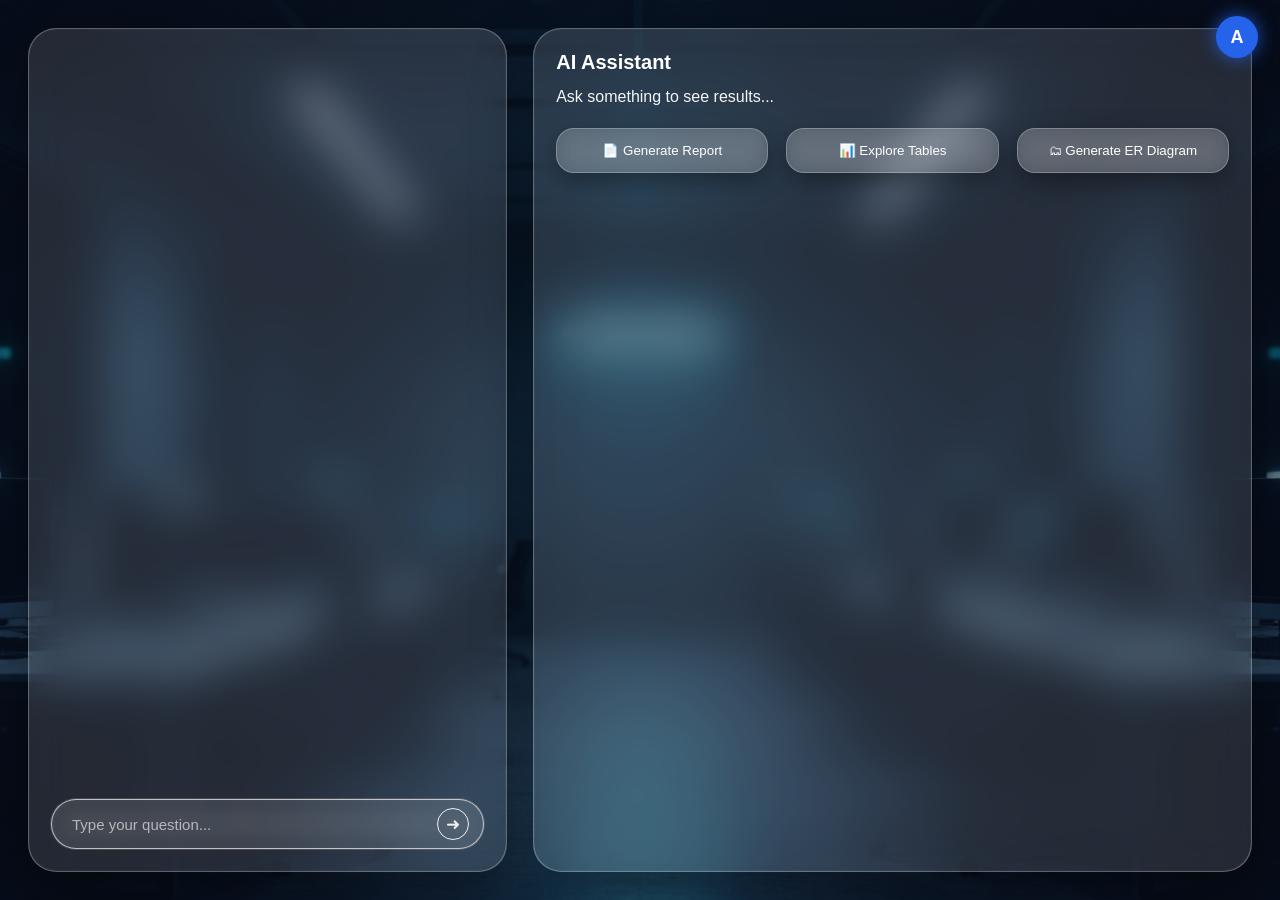
<file: templates/index.html>
<!DOCTYPE html>
<html lang="en">

<head>
  <meta charset="UTF-8">
  <title>AI Data Assistant</title>
  <link rel="stylesheet" href="/static/style.css">
</head>

<body>

  <!-- USER MENU -->
  <div class="user-menu">
    <div class="avatar" id="avatarLetter" onclick="toggleMenu()">A</div>
    <div class="menu-popup" id="menuPopup">
      <div onclick="openProfile()">👤 Profile</div>
      <div onclick="logout()">🚪 Logout</div>
    </div>
  </div>

  <div class="app">

    <!-- LEFT CHAT -->
    <div class="chat-panel">

      <div id="chatPanel"></div>

      <div class="chat-input-inside exact-input">
  <input id="userInput" placeholder="Type your question..." autocomplete="off">
  <button onclick="sendMessage()" class="send-btn-outline">➜</button>
</div>

    </div>

    <!-- RIGHT RESULT -->
    <div class="result-panel">

      <h3>AI Assistant</h3>

      <div id="resultContent">
        Ask something to see results...
      </div>

      <div class="action-buttons">
        <button onclick="saveReport()">📄 Generate Report</button>
        <button onclick="exploreTables()">📊 Explore Tables</button>
        <button onclick="generateER()">🗂 Generate ER Diagram</button>
      </div>

    </div>

  </div>

  <script src="/static/script.js"></script>

  <script>
    const userName = "Admin";
    document.getElementById("avatarLetter").innerText = userName[0];

    function toggleMenu() {
      const m = document.getElementById("menuPopup");
      m.style.display = m.style.display === "block" ? "none" : "block";
    }
    function openProfile() { alert("Profile coming soon"); }
    function logout() { window.location.href = "/login"; }
    function exploreTables() { alert("Coming soon"); }
    function generateER() { alert("Coming soon"); }
  </script>

</body>

</html>
</file>
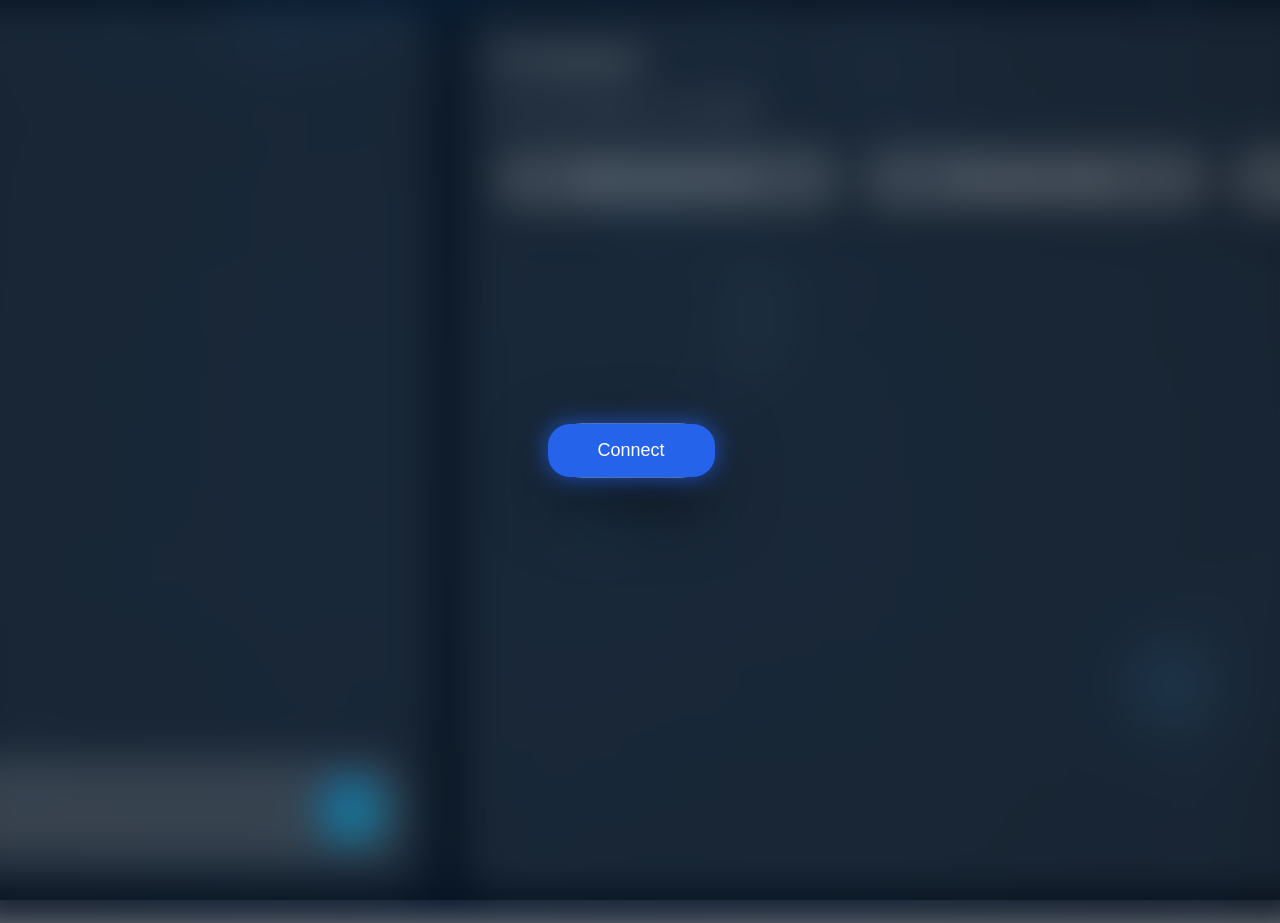
<file: templates/connect.html>
<!DOCTYPE html>
<html lang="en">

<head>
  <meta charset="UTF-8">
  <title>Connect</title>
  <link rel="stylesheet" href="/static/connect.css">
</head>

<body>

  <div class="connect-wrapper">

    <div class="glass-card">

      <button class="connect-btn" onclick="goToApp()">
        Connect
      </button>

    </div>

  </div>

  <script>
    function goToApp() {
      window.location.href = "/dbconnect";
    }
  </script>

</body>

</html>
</file>
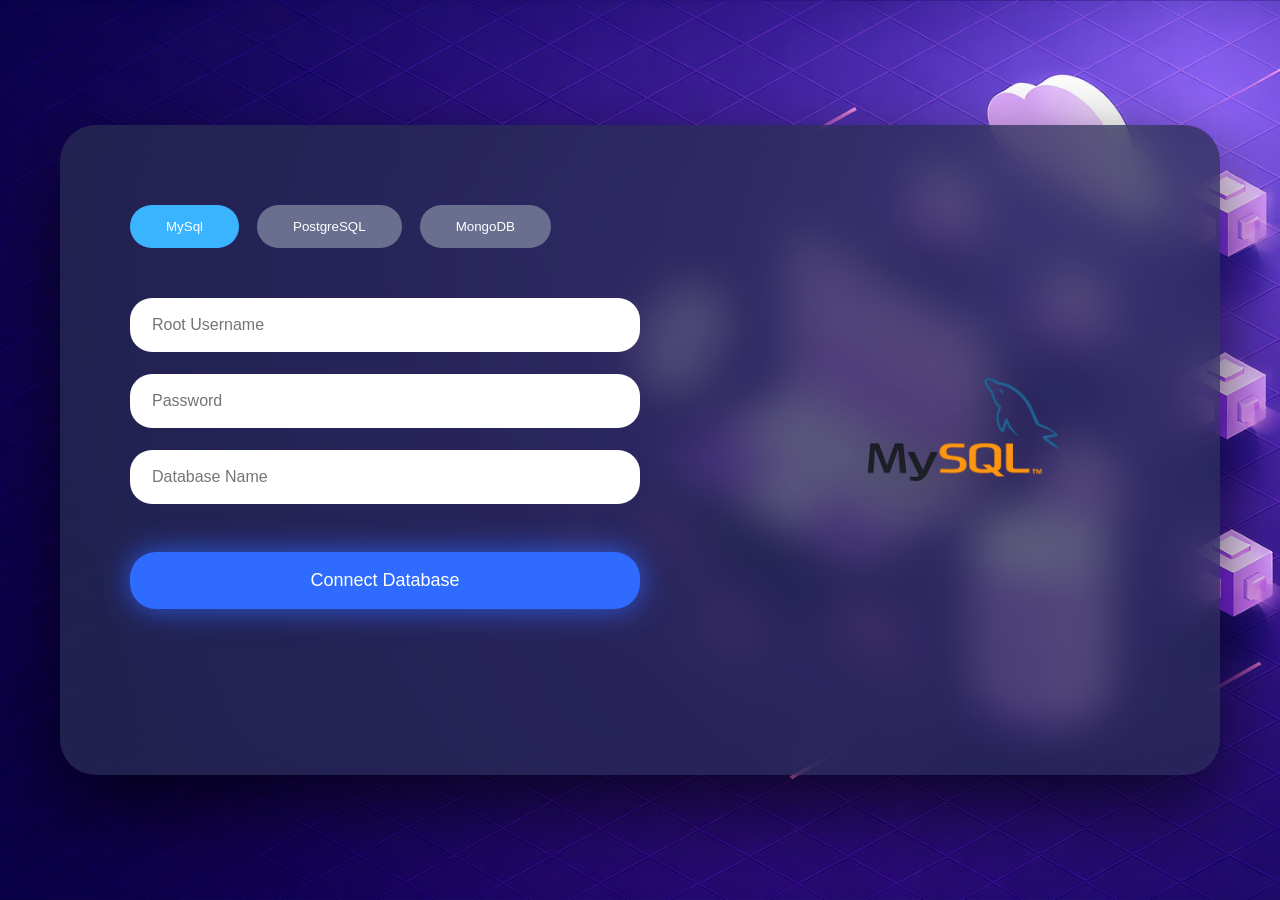
<file: templates/dbconnect.html>
<!DOCTYPE html>
<html lang="en">

<head>
  <meta charset="UTF-8">
  <title>Connect Database</title>
  <link rel="stylesheet" href="/static/dbconnect.css">
</head>

<body>

  <div class="db-wrapper">

    <div class="db-card">

      <!-- LEFT SIDE -->
      <div class="left-panel">

        <div class="db-tabs">
          <button class="active" onclick="selectDB('snowflake', this)">MySql</button>
          <button onclick="selectDB('postgres', this)">PostgreSQL</button>
          <button onclick="selectDB('mongodb', this)">MongoDB</button>
        </div>

        <input type="text" placeholder="Root Username">
        <input type="password" placeholder="Password">
        <input type="text" placeholder="Database Name">

        <button class="connect-btn" onclick="goToDashboard()">
          Connect Database
        </button>

      </div>

      <!-- RIGHT SIDE -->
      <div class="right-panel">
        <img id="dbImage" src="/static/assets/newsql.png" alt="Database illustration">
      </div>

    </div>

  </div>

  <script>
    function selectDB(type, el) {

      // remove active from all
      document.querySelectorAll(".db-tabs button")
        .forEach(btn => btn.classList.remove("active"));

      // add active to clicked
      el.classList.add("active");

      const img = document.getElementById("dbImage");

      if (type === "snowflake") {
        img.src = "/static/assets/newsql.png";
      }
      else if (type === "postgres") {
        img.src = "/static/assets/psqlnew.png";
      }
      else {
        img.src = "/static/assets/newmango.png";
      }
    }
  </script>

  <script>
    function goToDashboard() {
      window.location.href = "/app";
    }
  </script>

</body>

</html>
</file>
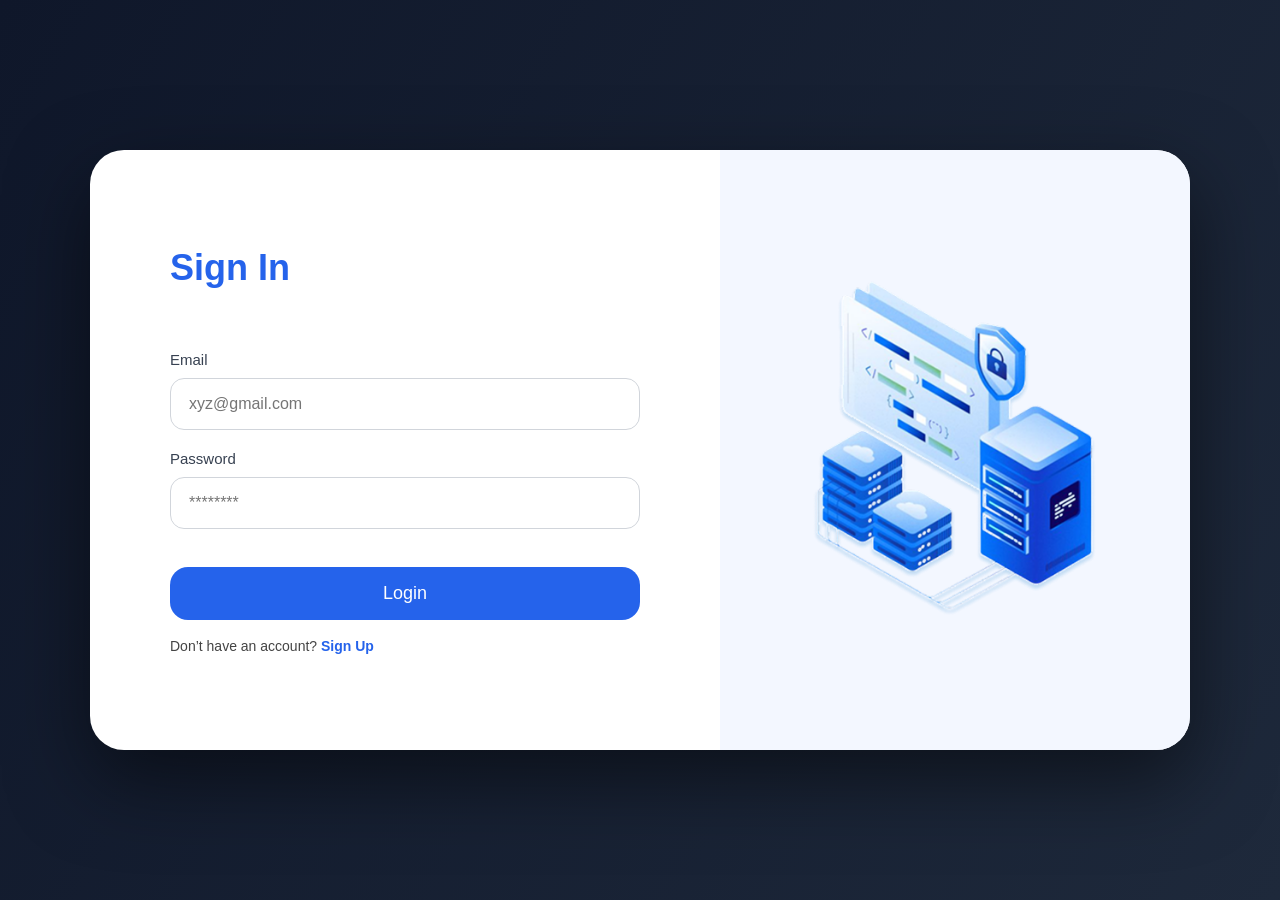
<file: templates/login.html>
<!DOCTYPE html>
<html lang="en">

<head>
  <meta charset="UTF-8">
  <title>Login</title>
  <link rel="stylesheet" href="/static/login.css">
</head>

<body>

  <div class="login-wrapper">
    <div class="login-card">

      <div class="form-side">
        <h2>Sign In</h2>

        <label>Email</label>
        <input type="email" id="email" placeholder="xyz@gmail.com" required>

        <label>Password</label>
        <input type="password" id="password" placeholder="********" required>

        <button onclick="goToApp()">Login</button>

        <p style="margin-top:18px;font-size:14px;color:#444;">
          Don’t have an account?
          <a href="/signup" style="color:#2563eb;text-decoration:none;font-weight:600;">
            Sign Up
          </a>
        </p>
      </div>

      <div class="image-side">
        <img src="/static/assets/login image.png" alt="Login illustration">
      </div>

    </div>
  </div>

  <script>
    async function goToApp() {

      const email = document.getElementById("email").value.trim();
      const password = document.getElementById("password").value;

      /* ✅ EMAIL VALIDATION */
      if (!email.endsWith("@gmail.com")) {
        alert("Email must contain @gmail.com");
        return;
      }

      /* ✅ PASSWORD VALIDATION */
      if (password.length < 8) {
        alert("Password must be at least 8 characters long");
        return;
      }

      try {
        const res = await fetch("http://localhost:8000/login", {
          method: "POST",
          headers: { "Content-Type": "application/json" },
          body: JSON.stringify({ email, password })
        });

        const data = await res.json();

        if (data.status === "success") {
          window.location.href = "/connect";
        } else {
          alert("Invalid login details!");
        }

      } catch (err) {
        alert("Server not responding!");
      }
    }
  </script>

</body>

</html>
</file>
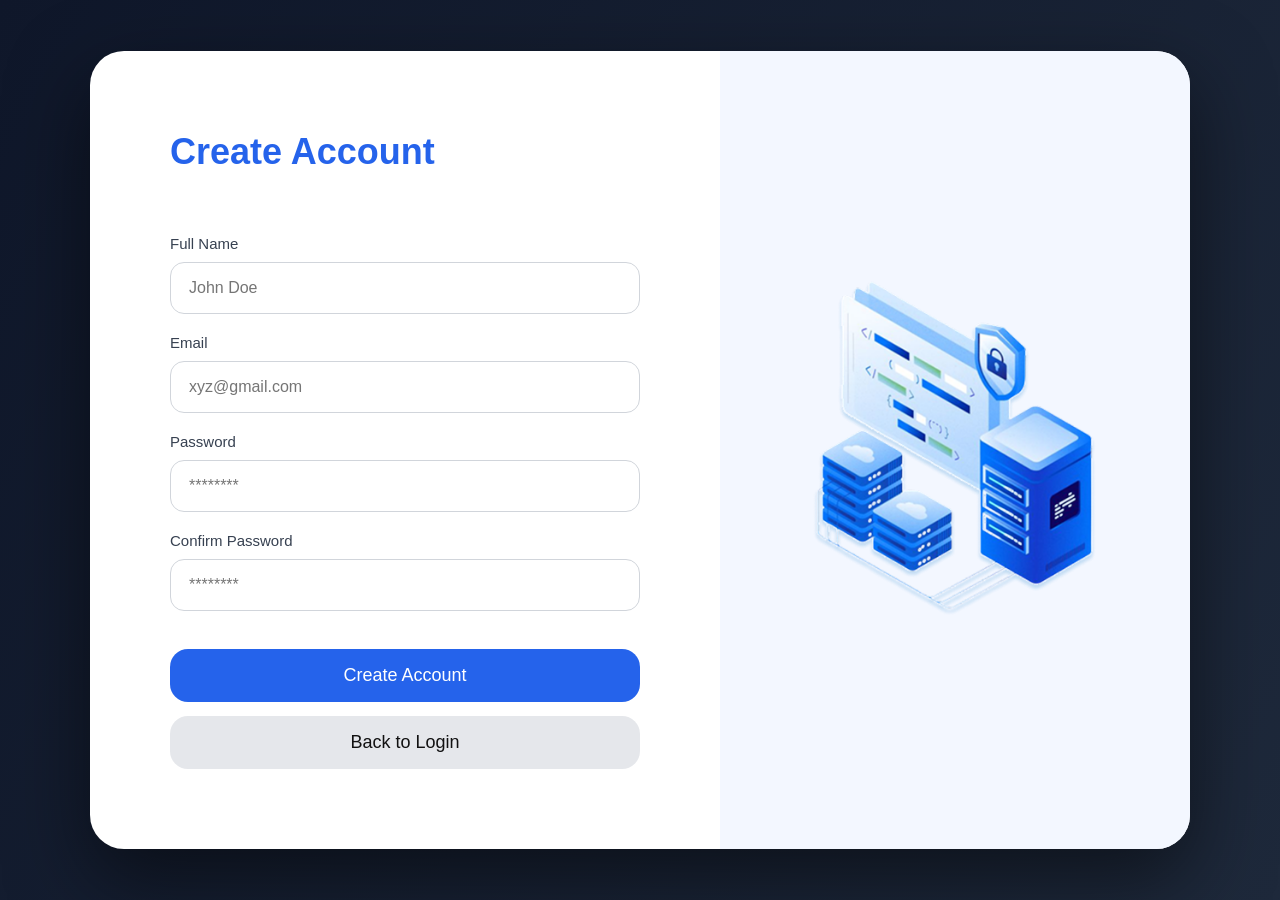
<file: templates/signup.html>
<!DOCTYPE html>
<html lang="en">

<head>
  <meta charset="UTF-8">
  <title>Sign Up</title>
  <link rel="stylesheet" href="/static/login.css">
</head>

<body>

  <div class="login-wrapper">
    <div class="login-card">

      <div class="form-side">
        <h2>Create Account</h2>

        <label>Full Name</label>
        <input type="text" id="name" placeholder="John Doe" required>

        <label>Email</label>
        <input type="email" id="email" placeholder="xyz@gmail.com" required>

        <label>Password</label>
        <input type="password" id="password" placeholder="********" required>

        <label>Confirm Password</label>
        <input type="password" id="confirmPassword" placeholder="********" required>

        <button onclick="createAccount()">Create Account</button>

        <button onclick="goToLogin()" style="background:#e5e7eb;color:#111;margin-top:14px;">
          Back to Login
        </button>

      </div>

      <div class="image-side">
        <img src="/static/assets/login image.png" alt="Signup illustration">
      </div>

    </div>
  </div>

  <script>
    function goToLogin() {
      window.location.href = "/login";
    }

    async function createAccount() {

      const name = document.getElementById("name").value.trim();
      const email = document.getElementById("email").value.trim();
      const password = document.getElementById("password").value;
      const confirmPassword = document.getElementById("confirmPassword").value;

      /* ✅ EMAIL VALIDATION */
      if (!email.endsWith("@gmail.com")) {
        alert("Email must contain @gmail.com");
        return;
      }

      /* ✅ PASSWORD LENGTH */
      if (password.length < 8) {
        alert("Password must be at least 8 characters long");
        return;
      }

      /* ✅ PASSWORD MATCH */
      if (password !== confirmPassword) {
        alert("Passwords do not match!");
        return;
      }

      try {
        const res = await fetch("http://localhost:8000/signup", {
          method: "POST",
          headers: { "Content-Type": "application/json" },
          body: JSON.stringify({ name, email, password })
        });

        const data = await res.json();

        if (data.status === "account created") {
          window.location.href = "/connect";
        } else {
          alert("Signup failed!");
        }

      } catch (err) {
        alert("Server not responding!");
      }
    }
  </script>

</body>

</html>
</file>
<file: static/style.css>
/* ================= GLOBAL ================= */
*{
  box-sizing:border-box;
  margin:0;
  padding:0;
  font-family:'Segoe UI',sans-serif;
}

body{
  height:100vh;
  color:white;
  overflow:hidden;
  background:
    linear-gradient(rgba(10,20,40,.55), rgba(10,20,40,.55)),
    url("/static/assets/index2bg.png") center/cover no-repeat;
}

/* ================= LAYOUT ================= */
.app{
  height:100vh;
  width:100vw;
  display:grid;
  grid-template-columns: 1fr 1.5fr;   /* 40% | 60% */
  gap:26px;
  padding:28px;
}

/* ================= GLASS PANELS ================= */
.chat-panel,
.result-panel{
  backdrop-filter: blur(22px);
  background: rgba(255,255,255,0.12);
  border-radius:28px;
  border:1px solid rgba(255,255,255,0.25);
  box-shadow:
    0 20px 60px rgba(0,0,0,.45),
    inset 0 0 1px rgba(255,255,255,.4);
  padding:22px;
  display:flex;
  flex-direction:column;
}

/* ================= CHAT ================= */
#chatPanel{
  flex:1;
  overflow-y:auto;
  padding-right:6px;
}

.user-msg{
  background:linear-gradient(135deg,#f4f4f4,#f0f3f2);
  padding:14px 16px;
  border-radius:22px;
  margin:14px 0;
  max-width:75%;
  box-shadow:0 0 14px rgba(0,255,255,.45);

  /* 🔥 HARD OVERFLOW FIX */
  word-break: break-word;
  overflow-wrap: anywhere;
  white-space: pre-wrap;

  animation:pop .2s ease;
  color: #000;
}

/* ================= RESULT ================= */
.result-panel h3{
  font-size:20px;
  margin-bottom:10px;
}

#resultContent{
  opacity:.95;
  line-height:1.6;
}

/* ================= ACTION BUTTONS ================= */
.action-buttons{
  display:grid;
  grid-template-columns:repeat(3,1fr);
  gap:18px;
  margin-top:18px;
}

.action-buttons button{
  padding:14px;
  border-radius:18px;
  background:rgba(255,255,255,.18);
  backdrop-filter:blur(10px);
  color:white;
  border:1px solid rgba(255,255,255,.25);
  cursor:pointer;
  box-shadow:0 8px 25px rgba(0,0,0,.35);
}

.action-buttons button:hover{
  transform:translateY(-2px);
  box-shadow:0 0 22px rgba(0,180,255,.9);
}

/* ================= EXACT GLASS INPUT (REFERENCE MATCH) ================= */

.chat-input-inside{
  margin-top:16px;
  display:flex;
  align-items:center;
  gap:12px;

  padding:8px 14px;
  border-radius:40px;

  background:rgba(255,255,255,0.04);
  backdrop-filter: blur(12px);

  border:1.5px solid rgba(240, 235, 235, 0.75);

  box-shadow:
    0 0 0 1px rgba(255,255,255,.15),
    inset 0 0 8px rgba(255,255,255,.08);
}

.chat-input-inside input{
  flex:1;
  background:transparent;
  border:none;
  outline:none;
  color:rgb(244, 239, 239);
  font-size:15px;
  padding:6px;
}

.chat-input-inside input::placeholder{
  color:rgba(244, 242, 242, 0.65);
}

/* send arrow */
.send-btn-outline{
  width:32px;
  height:32px;
  border-radius:50%;
  border:1.5px solid rgba(255,255,255,0.9);
  background:transparent;
  color:rgb(244, 237, 237);
  font-size:17px;
  cursor:pointer;

  display:flex;
  align-items:center;
  justify-content:center;
  transition:.2s ease;
}

.send-btn-outline:hover{
  background:rgba(255,255,255,.12);
  transform:scale(1.05);
}

/* ================= USER MENU ================= */
.user-menu{
  position:absolute;
  top:16px;
  right:22px;
  z-index:20;
}

.avatar{
  width:42px;
  height:42px;
  border-radius:50%;
  background:#2563eb;
  color:white;
  display:flex;
  align-items:center;
  justify-content:center;
  font-size:18px;
  font-weight:600;
  cursor:pointer;
  box-shadow:0 0 18px rgba(37,99,235,.8);
}

/* ================= POPUP ================= */
.menu-popup{
  position:absolute;
  top:52px;
  right:0;
  width:170px;
  background:rgba(255,255,255,0.92);
  backdrop-filter:blur(14px);
  border-radius:16px;
  padding:8px;
  display:none;
  box-shadow:0 15px 40px rgba(0,0,0,.45);
}

.menu-popup div{
  padding:12px;
  border-radius:12px;
  color:#111;
  cursor:pointer;
  display:flex;
  gap:10px;
}

.menu-popup div:hover{
  background:rgba(0,120,255,.12);
}

/* ================= SCROLL ================= */
.chat-panel::-webkit-scrollbar{
  width:6px;
}

.chat-panel::-webkit-scrollbar-thumb{
  background:rgba(255,255,255,.3);
  border-radius:10px;
}
</file>
<file: static/connect.css>
*{
  box-sizing:border-box;
  margin:0;
  padding:0;
  font-family:'Segoe UI',sans-serif;
}

body{
  height:100vh;
  background:
    linear-gradient(rgba(10,20,30,.5),rgba(10,20,30,.5)),
    url("/static/assets/connectbg.png") center/cover no-repeat;
  display:flex;
  justify-content:center;
  align-items:center;
}
body{
  height:100vh;
  display:flex;
  justify-content:center;
  align-items:center;
  position:relative;
  overflow:hidden;
}

/* BACKGROUND IMAGE LAYER */
body::before{
  content:"";
  position:absolute;
  inset:0;
  background:url("/static/assets/connectbg.png") center/cover no-repeat;
  filter: blur(18px);
  transform:scale(1.05);   /* avoids edge cut blur */
  z-index:-2;
}

/* DARK OVERLAY (OPTIONAL) */
body::after{
  content:"";
  position:absolute;
  inset:0;
  background:rgba(10,20,30,.45);
  z-index:-1;
}

/* MAIN GLASS CARD */
.glass-card{
  width:90%;
  max-width:1100px;
  height:80%;
  border-radius:28px;

  backdrop-filter: blur(38px);
  -webkit-backdrop-filter: blur(38px);

  background: rgba(255,255,255,0.18);

  box-shadow:
    0 25px 70px rgba(0,0,0,.65),
    inset 0 0 1px rgba(255,255,255,.6);

  border:1px solid rgba(255,255,255,.25);

  display:flex;
  justify-content:center;
  align-items:center;
}
/* CONNECT BUTTON */
.connect-btn{
  padding:16px 50px;
  border:none;
  border-radius:22px;
  background:#2563eb;
  color:white;
  font-size:18px;
  cursor:pointer;
  box-shadow:0 0 25px rgba(37,99,235,.8);
  transition:.2s ease;
}

.connect-btn:hover{
  transform:scale(1.05);
  box-shadow:0 0 35px rgba(37,99,235,1);
}
</file>
<file: static/dbconnect.css>
*{
  box-sizing:border-box;
  margin:0;
  padding:0;
  font-family:'Segoe UI',sans-serif;
}

/* FULL PAGE BG */
body{
  height:100vh;
  width:100vw;
  background:url("/static/assets/after connect bg.png") center/cover no-repeat;
  display:flex;
  justify-content:center;
  align-items:center;
}

/* GLASS OVERLAY CARD */
.db-wrapper{
  width:100%;
  height:100%;
  display:flex;
  justify-content:center;
  align-items:center;
  padding:60px;
}

.db-card{
  width:100%;
  height:100%;
  max-width:1200px;
  max-height:650px;

  display:flex;
  border-radius:36px;

  backdrop-filter:blur(22px);
  background:rgba(40,45,80,.75);

  box-shadow:0 30px 80px rgba(0,0,0,.7);
}

/* LEFT FORM SIDE */
.left-panel{
  flex:1;
  padding:80px 70px;
  color:white;
}

/* TABS */
.db-tabs{
  display:flex;
  gap:18px;
  margin-bottom:50px;
}

.db-tabs button{
  padding:14px 36px;
  border:none;
  border-radius:24px;
  background:#6b6f8f;
  color:white;
  cursor:pointer;
}

.db-tabs .active{
  background:#3bb4ff;
}

/* INPUTS */
.left-panel input{
  width:100%;
  padding:18px 22px;
  border:none;
  border-radius:22px;
  margin-bottom:22px;
  font-size:16px;
  outline:none;
}

/* CONNECT BUTTON */
.connect-btn{
  margin-top:26px;
  width:100%;
  padding:18px;
  border:none;
  border-radius:26px;
  background:#2f6bff;
  color:white;
  font-size:18px;
  cursor:pointer;
  box-shadow:0 0 30px rgba(47,107,255,.8);
}

/* RIGHT IMAGE SIDE */
.right-panel{
  flex:1;
  display:flex;
  justify-content:center;
  align-items:center;
}

.right-panel img{
  width:85%;
  max-width:520px;
}

.right-panel img{
  width:70%;
  max-width:420px;
  height:auto;
  object-fit:contain;
  filter:drop-shadow(0 10px 30px rgba(0,0,0,.6));
  transition:transform .3s ease, opacity .3s ease;
}
.left-panel input{
  padding-left:22px;
}
</file>
<file: static/login.css>
/* ========== GLOBAL RESET ========== */
*{
  box-sizing:border-box;
  margin:0;
  padding:0;
  font-family:'Segoe UI',sans-serif;
}

/* ========== PAGE BACKGROUND ========== */
body{
  height:100vh;
  width:100vw;
  display:flex;
  justify-content:center;
  align-items:center;
  background:linear-gradient(120deg,#0f172a,#1e293b);
}

/* ========== FULL PAGE WRAPPER ========== */
.login-wrapper{
  width:100%;
  height:100%;
  display:flex;
  justify-content:center;
  align-items:center;
  padding:40px;
}

/* ========== MAIN CARD ========== */
.login-card{
  width:100%;
  max-width:1100px;
  min-height:600px;
  background:#ffffff;
  border-radius:34px;
  display:flex;
  overflow:hidden;
  box-shadow:0 30px 80px rgba(0,0,0,.5);
}

/* ========== LEFT FORM ========== */
.form-side{
  flex:1;
  padding:80px 80px;
  display:flex;
  flex-direction:column;
  justify-content:center;
}

.form-side h2{
  font-size:36px;
  color:#2563eb;
  margin-bottom:42px;
}

/* ========== LABELS ========== */
.form-side label{
  margin-top:20px;
  font-size:15px;
  color:#374151;
  font-weight:500;
}

/* ========== INPUTS ========== */
.form-side input{
  width:100%;
  padding:16px 18px;
  margin-top:10px;
  border-radius:14px;
  border:1px solid #d1d5db;
  font-size:16px;
  outline:none;
  transition:.2s ease;
}

.form-side input:focus{
  border-color:#2563eb;
  box-shadow:0 0 0 3px rgba(37,99,235,.15);
}

/* ========== TERMS ========== */
.terms{
  margin-top:20px;
  display:flex;
  align-items:center;
  gap:10px;
  font-size:14px;
  color:#4b5563;
}

/* ========== BUTTON ========== */
.form-side button{
  margin-top:38px;
  width:100%;
  padding:16px;
  border:none;
  border-radius:18px;
  background:#2563eb;
  color:white;
  font-size:18px;
  cursor:pointer;
  transition:.2s ease;
}

.form-side button:hover{
  background:#1e40af;
  transform:translateY(-2px);
  box-shadow:0 10px 25px rgba(37,99,235,.35);
}

/* ========== RIGHT IMAGE ========== */
.image-side{
  flex:1;
  background:#f3f7ff;
  display:flex;
  justify-content:center;
  align-items:center;
}

.image-side img{
  width:88%;
  max-width:440px;
}

/* ========== RESPONSIVE ========== */
@media (max-width:900px){
  .login-card{
    flex-direction:column;
  }

  .image-side{
    display:none;
  }

  .form-side{
    padding:50px;
  }
}
</file>
